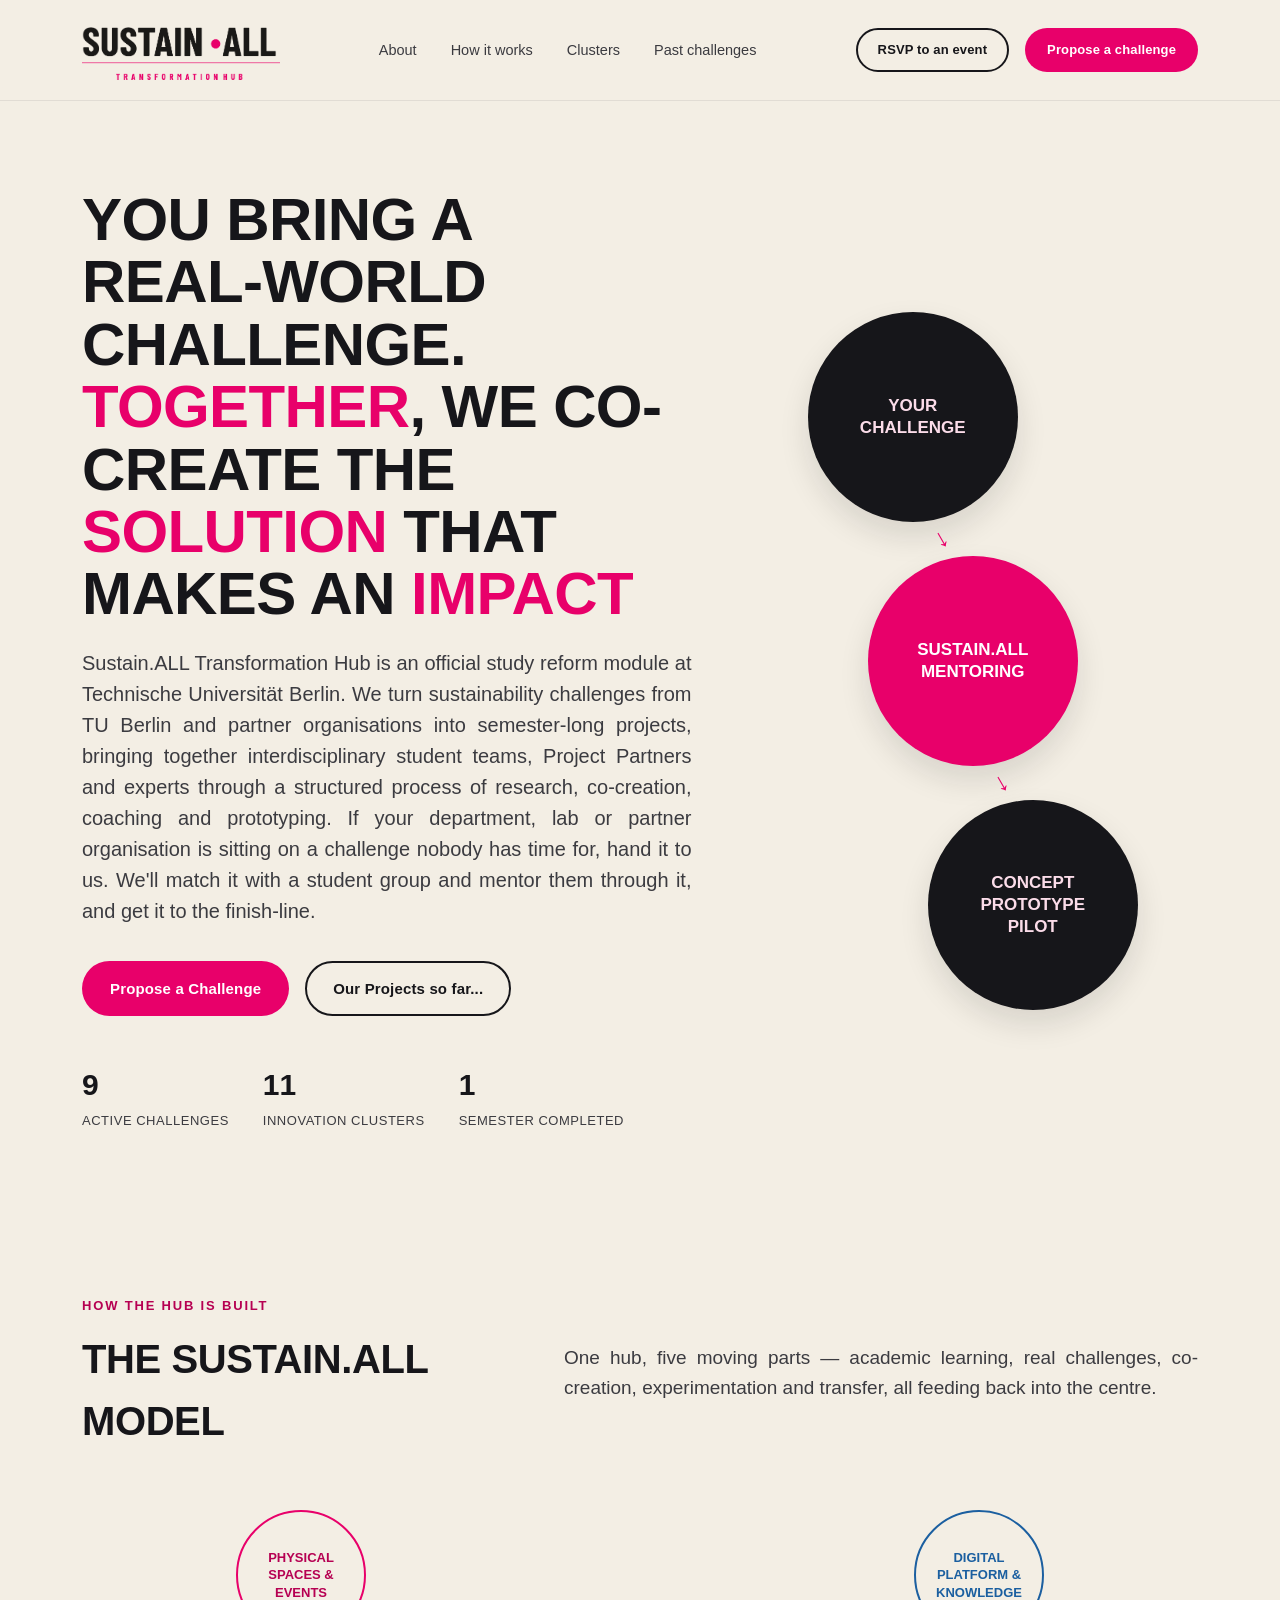
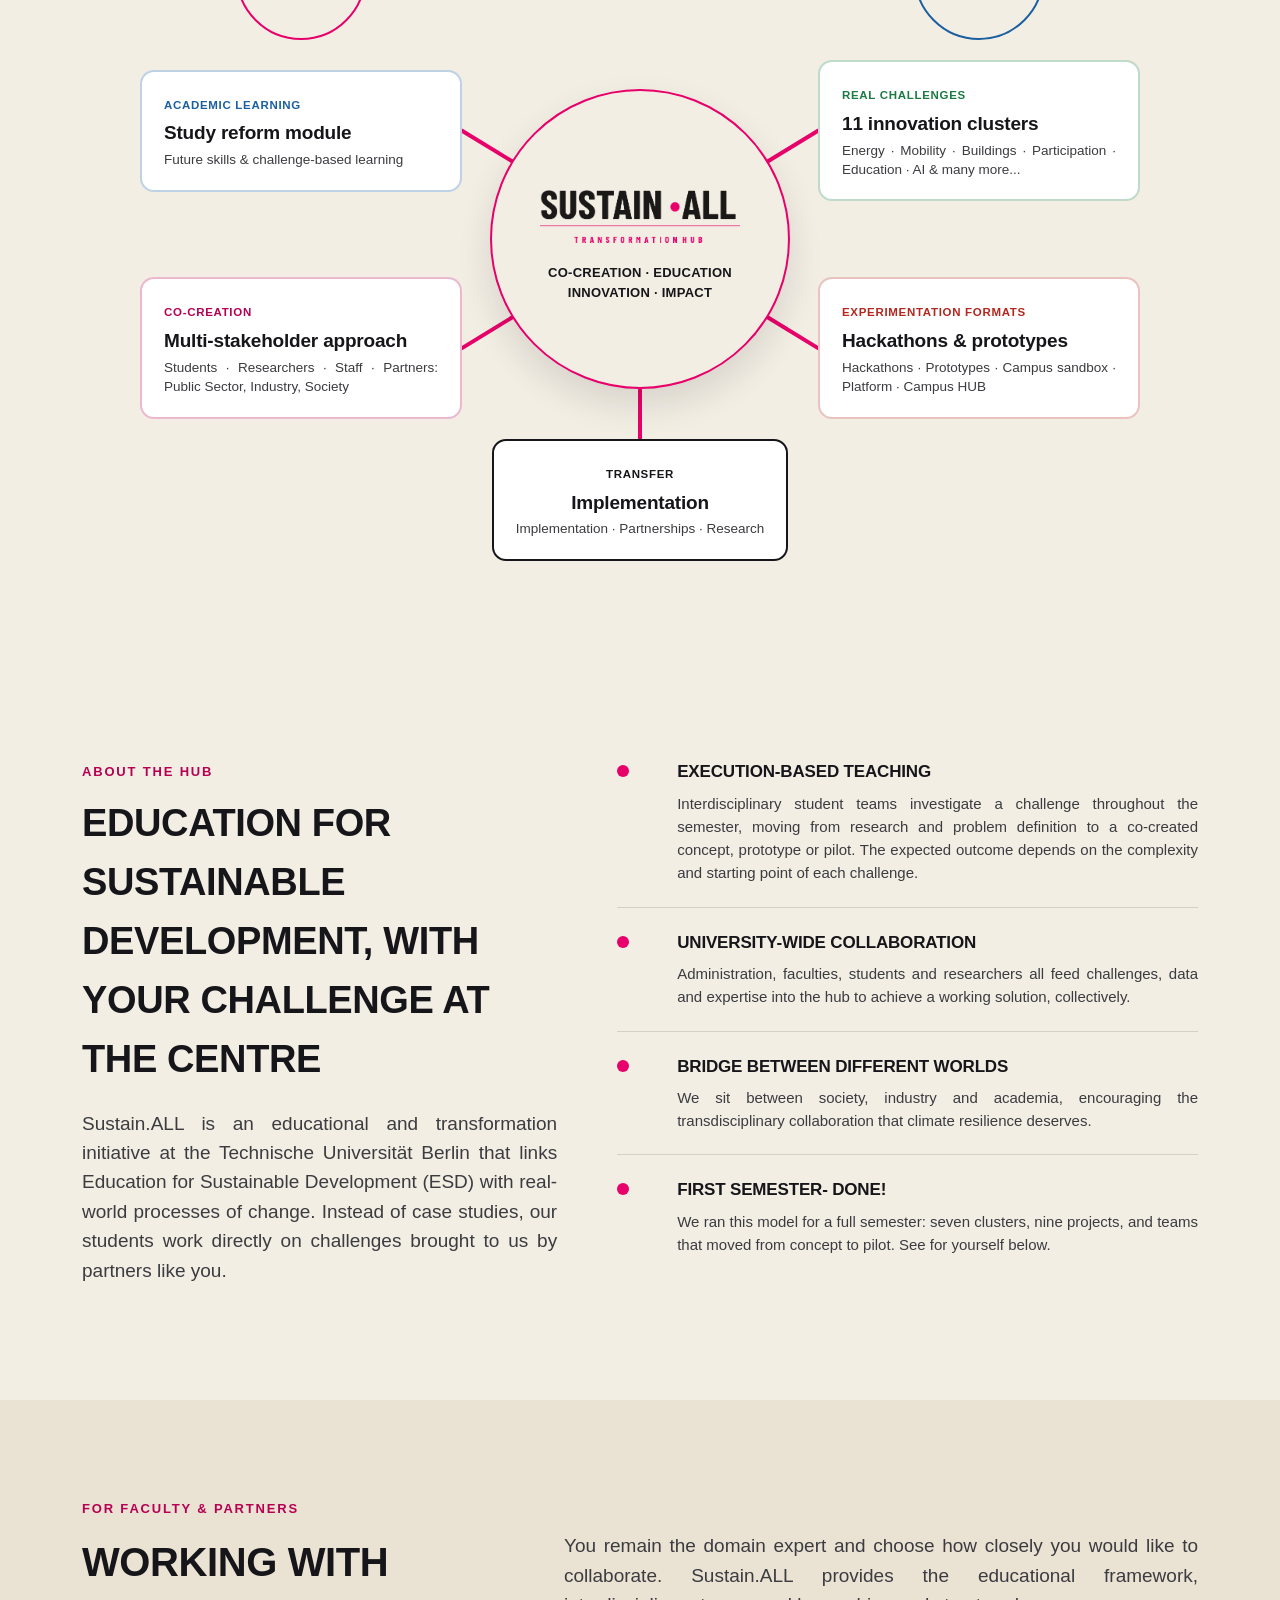
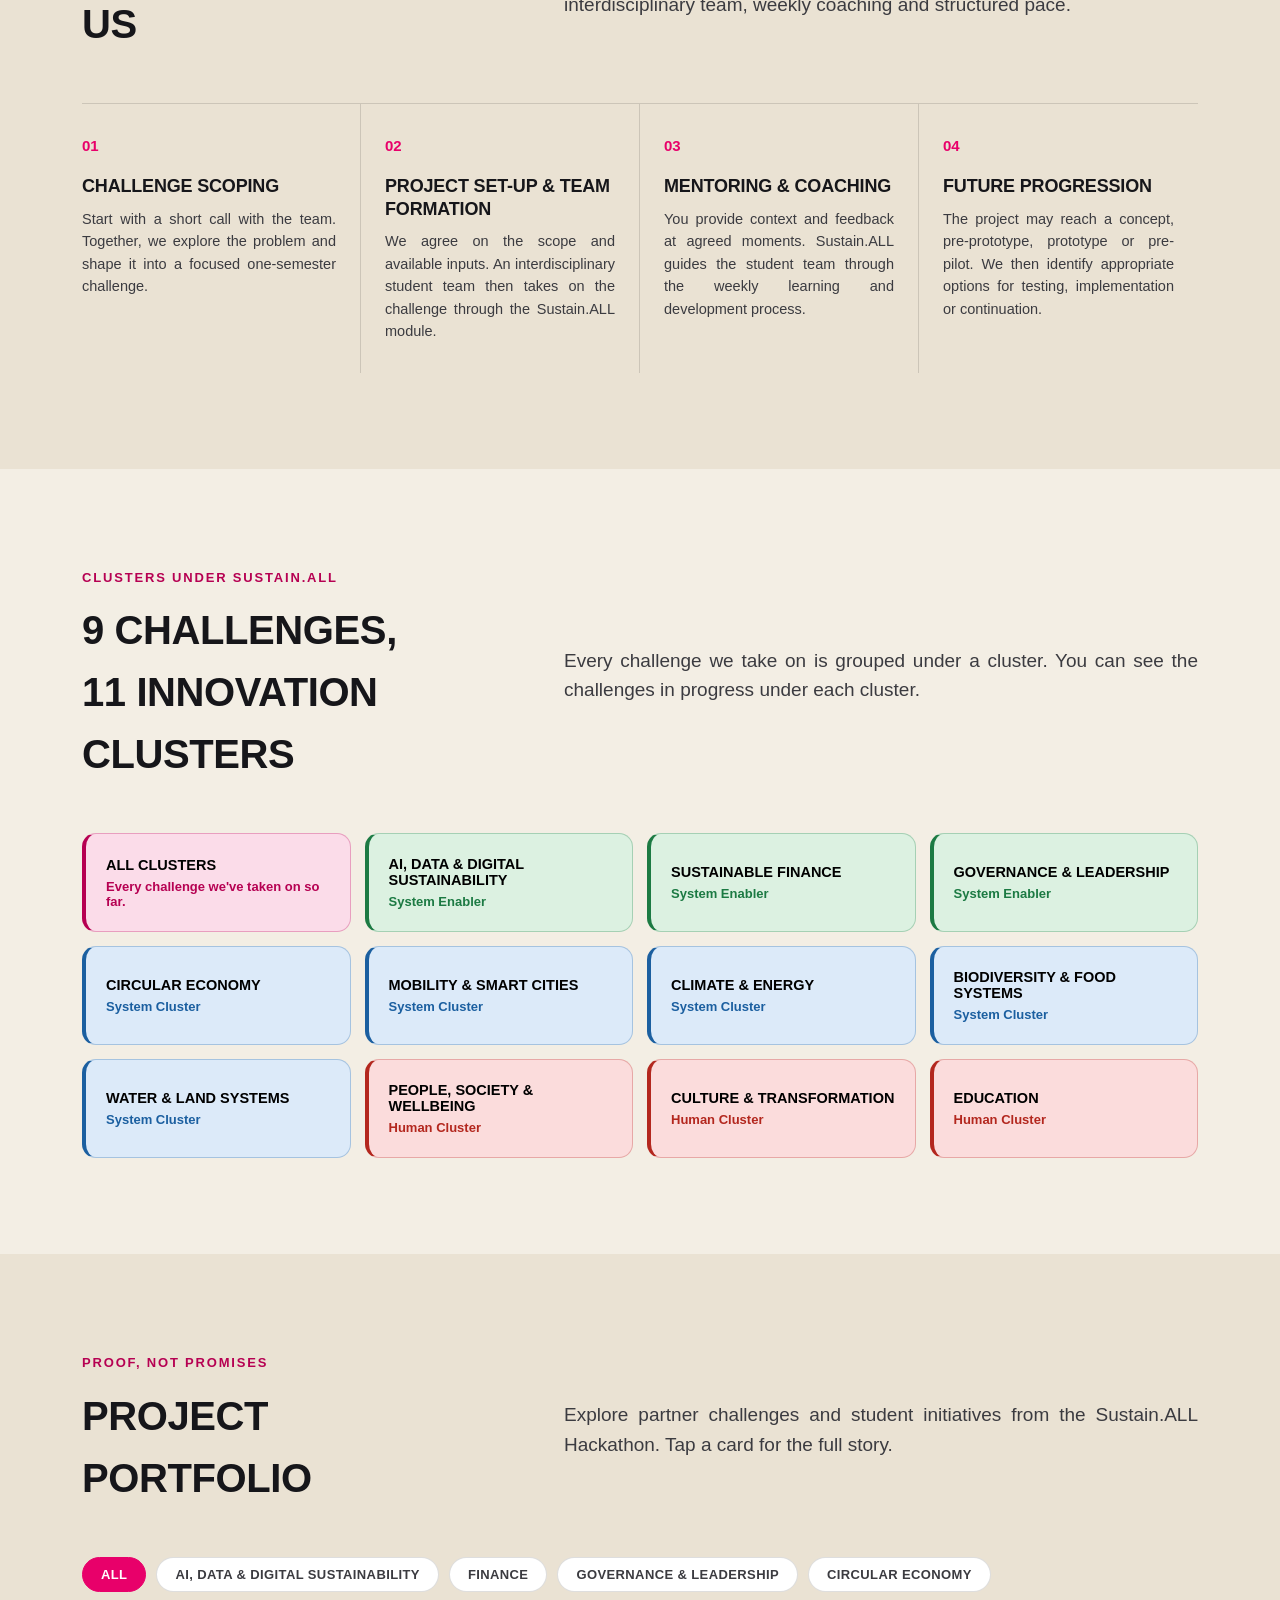
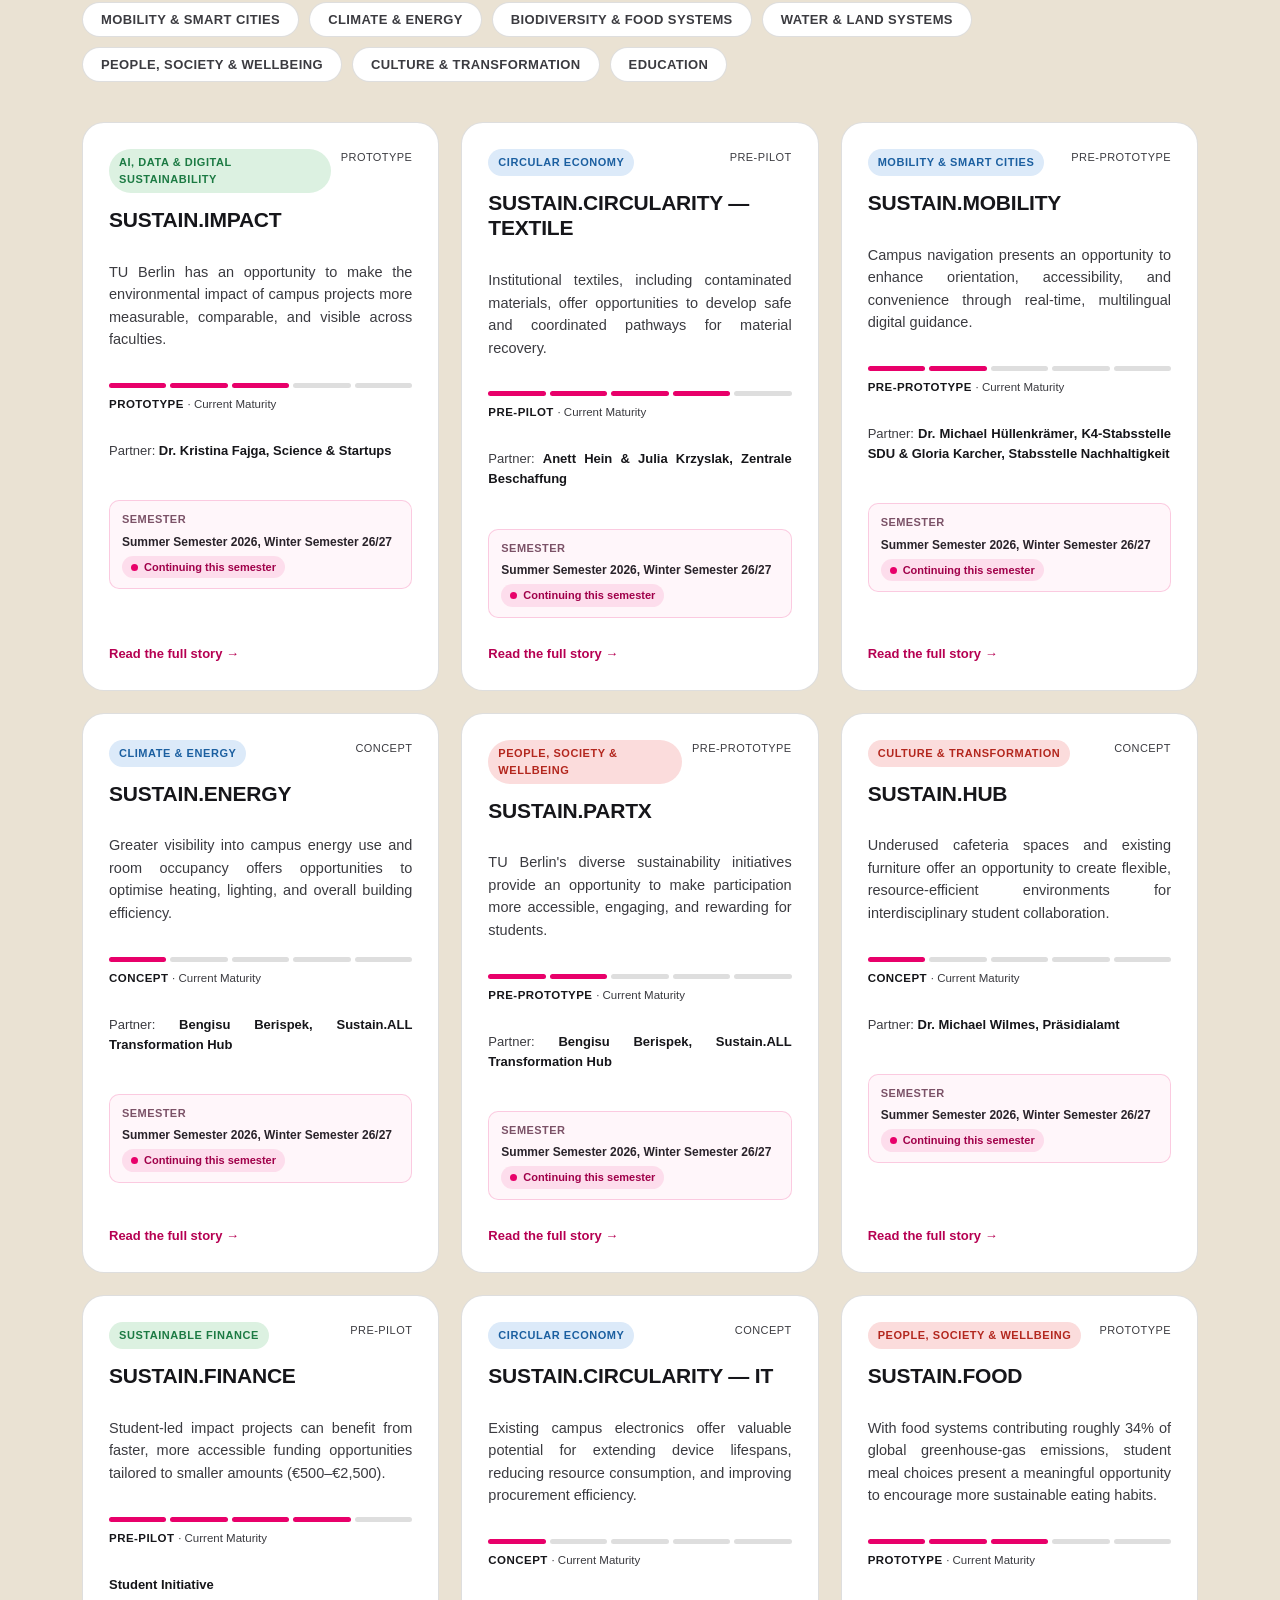
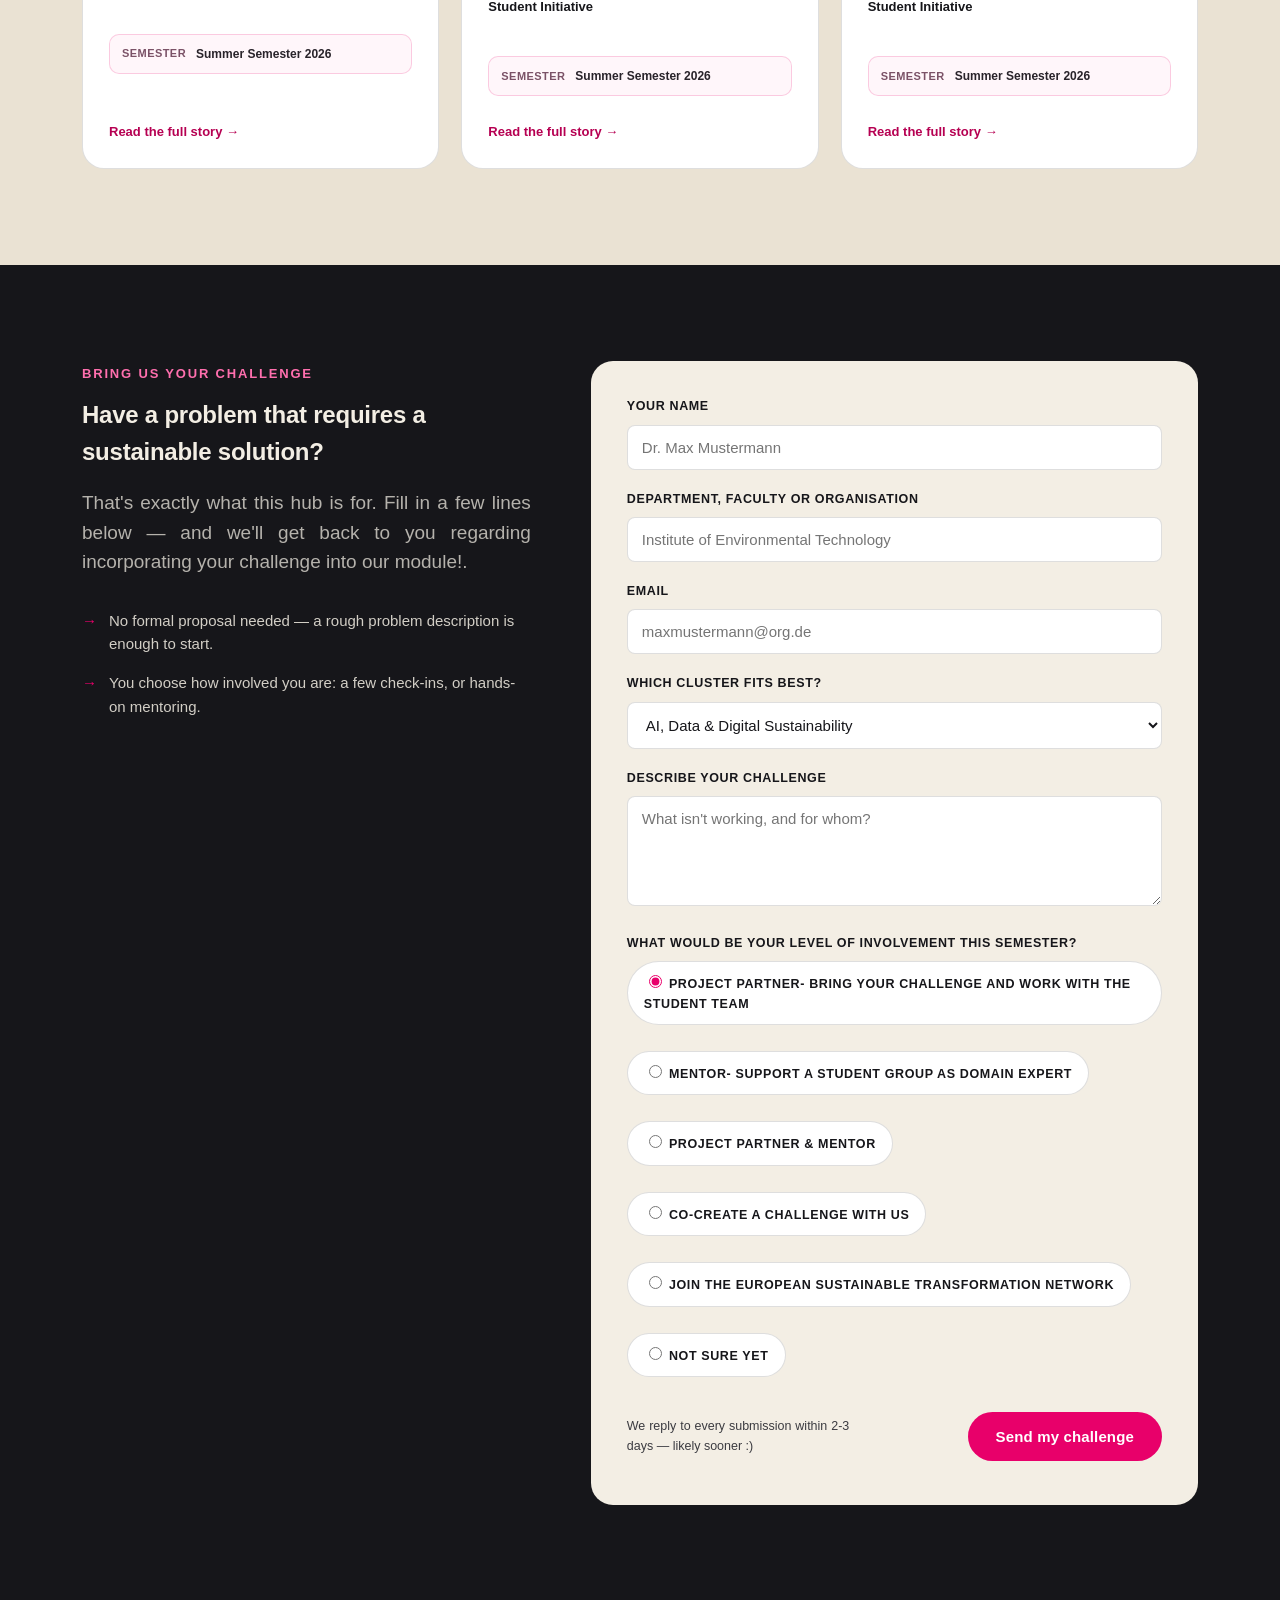
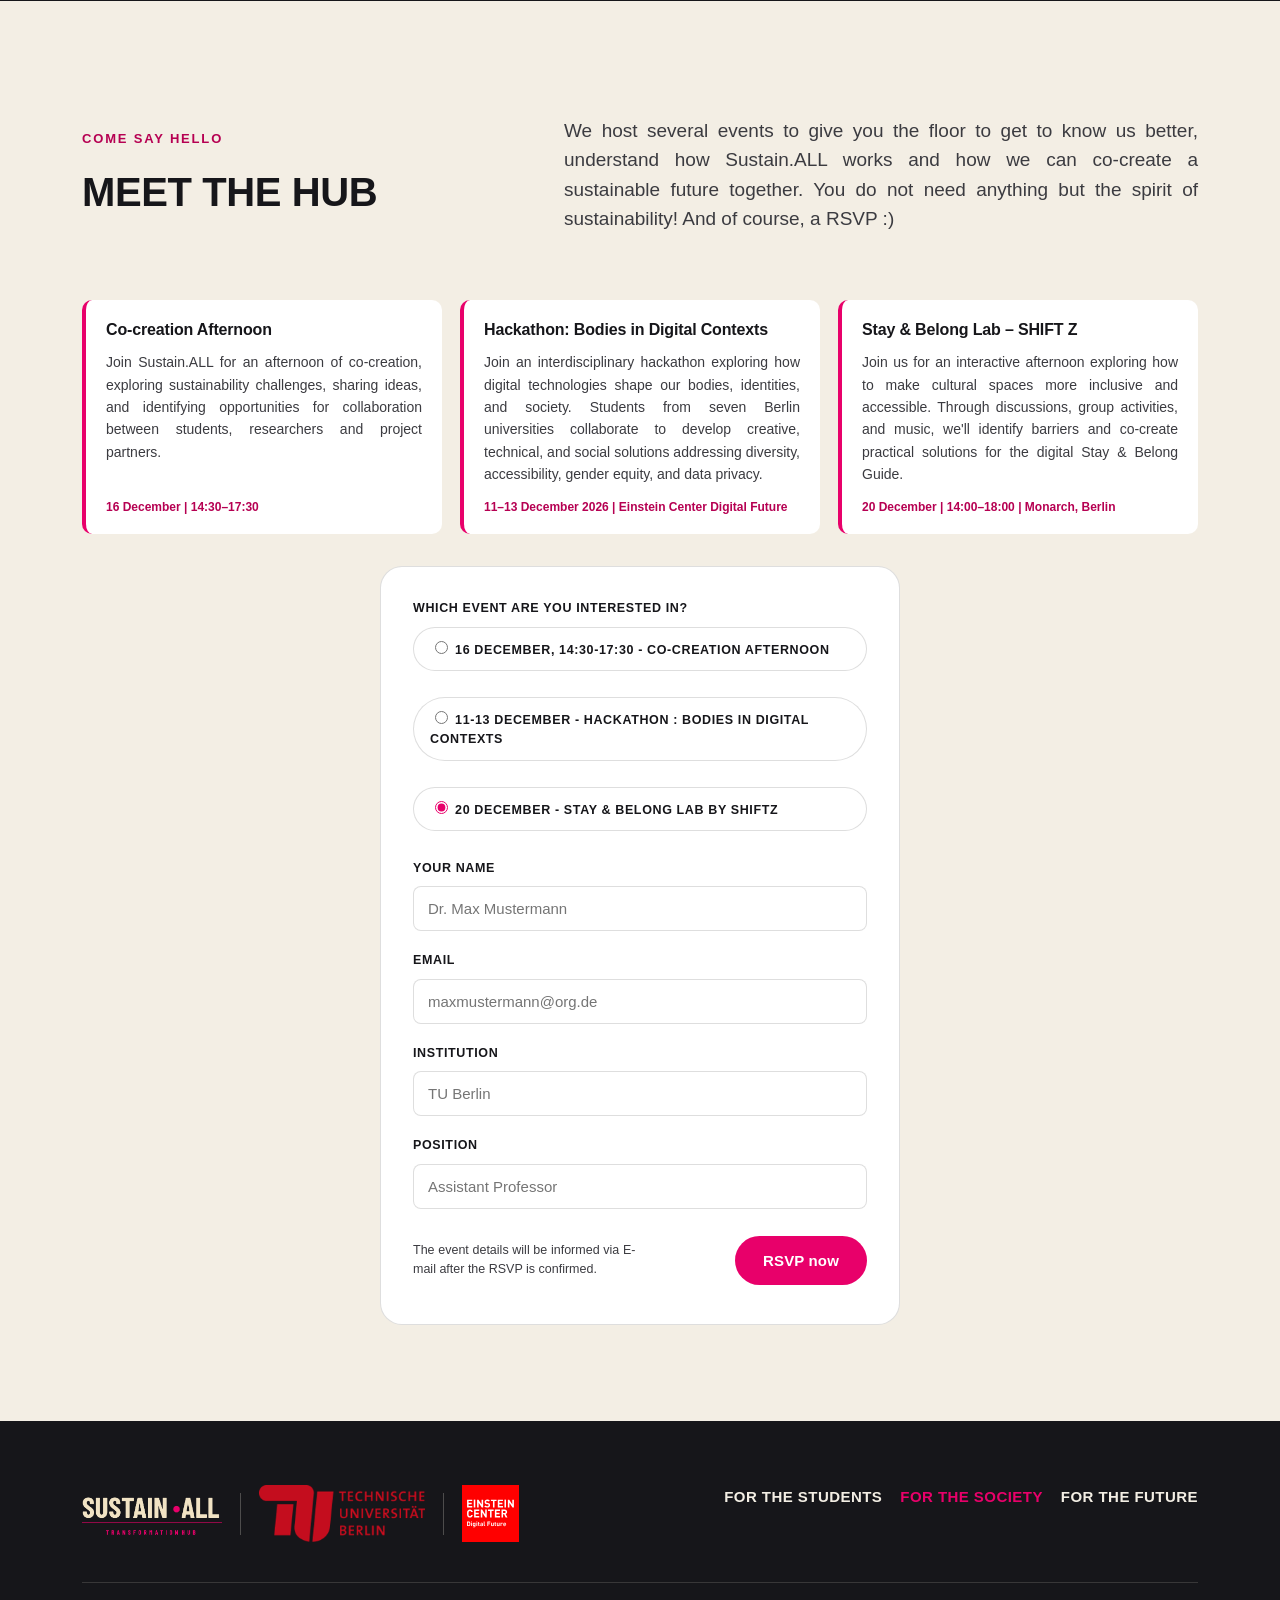
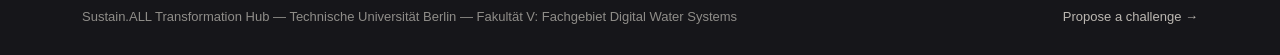
<file: index.html>
<!DOCTYPE html>
<html lang="en">
<head>
<meta charset="UTF-8">
<meta name="viewport" content="width=device-width, initial-scale=1.0">
<title>Sustain.ALL — Bring Us Your Challenge | TU Berlin Transformation Hub</title>
<meta name="description" content="Sustain.ALL Transformation Hub invites TU Berlin faculty, administration and partners to submit real sustainability challenges and mentor interdisciplinary student teams from concept to pilot.">
<link rel="icon" href="data:,">
<link rel="stylesheet" href="styles.css">
<style>
/* Portfolio semester metadata — works with the existing styles.css card styles. */
.pcard-semester {
  display: flex;
  flex-wrap: wrap;
  align-items: center;
  gap: 5px 10px;
  margin: 12px 0;
  padding: 10px 12px;
  border: 1px solid rgba(232, 0, 106, .18);
  border-radius: 10px;
  background: rgba(232, 0, 106, .035);
  font-size: 12px;
  line-height: 1.5;
}
.pcard-semester-title {
  color: #7b5267;
  font-size: 11px;
  font-weight: 700;
  letter-spacing: .04em;
  text-transform: uppercase;
}
.pcard-semester-value { color: #29232a; font-weight: 600; }
.pcard-continuing {
  display: inline-flex;
  align-items: center;
  gap: 6px;
  padding: 3px 9px;
  border-radius: 99px;
  background: rgba(232, 0, 106, .10);
  color: #a0004a;
  font-size: 11px;
  font-weight: 700;
}
.pcard-continuing::before {
  content: "";
  width: 7px;
  height: 7px;
  flex: 0 0 7px;
  border-radius: 50%;
  background: #e8006a;
}
.portfolio-order-note {
  margin: 0 0 17px;
  color: #70636c;
  font-size: 13px;
}
</style>
</head>
<!-- EVENTS SWITCH: while "events-hidden" is here, the RSVP nav button and the Events/RSVP section are hidden.
     To show them again, delete the word  events-hidden  (leave class="" empty or remove the class attribute). -->
<body>

<nav class="nav" id="nav">
  <div class="nav-inner">
    <a href="#top" class="nav-logo">
      <img src="sustain-all-logo.png" alt="Sustain.ALL Transformation Hub">
    </a>
    <ul class="nav-links">
      <li><a href="#about">About</a></li>
      <li><a href="#how">How it works</a></li>
      <li><a href="#clusters">Clusters</a></li>
      <li><a href="#challenges">Past challenges</a></li>
    </ul>
    <div class="nav-cta">
      <a href="#events" class="btn btn-ghost events-only" style="padding:10px 20px; font-size:13px;">RSVP to an event</a>
      <a href="#propose" class="btn btn-primary" style="padding:10px 20px; font-size:13px;">Propose a challenge</a>
    </div>
    <button class="nav-toggle" id="navToggle" aria-label="Toggle menu">
      <span></span><span></span><span></span>
    </button>
  </div>
</nav>

<main id="top">

  <!-- HERO -->
  <header class="hero">
    <div class="wrap hero-grid">
      <div>
        <h1>You bring a<br>real-world challenge.<br><span class="hl">Together</span>, we co-create the <span class="hl">solution</span> that makes an <span class="hl">impact</span></h1>
        <p class="lede">Sustain.ALL Transformation Hub is an official study reform module at Technische Universität Berlin. We turn sustainability challenges from TU Berlin and partner organisations into semester-long projects, bringing together interdisciplinary student teams, Project Partners and experts through a structured process of research, co-creation, coaching and prototyping. If your department, lab or partner organisation is sitting on a challenge nobody has time for, hand it to us. We'll match it with a student group and mentor them through it, and get it to the finish-line.</p>
        <div class="hero-actions">
          <a href="#propose" class="btn btn-primary">Propose a Challenge</a>
          <a href="#challenges" class="btn btn-ghost">Our Projects so far...</a>
        </div>
        <div class="hero-stats">
          <div class="hero-stat"><b>9</b><span>Active challenges</span></div>
          <div class="hero-stat"><b>11</b><span>Innovation clusters</span></div>
          <div class="hero-stat"><b>1</b><span>Semester completed</span></div>
        </div>
      </div>
      <div class="hero-art" aria-hidden="true">
        <div class="flow">
          <div class="flow-node flow-node--dark">Your<br>Challenge</div>
          <div class="flow-arrow">→</div>
          <div class="flow-node flow-node--magenta">Sustain.ALL<br>Mentoring</div>
          <div class="flow-arrow">→</div>
          <div class="flow-node flow-node--dark">Concept<br>Prototype<br>Pilot</div>
        </div>
      </div>
    </div>
  </header>

  <!-- MODEL DIAGRAM -->
  <section class="section" id="model">
    <div class="wrap">
      <div class="section-head">
        <div>
          <span class="eyebrow">How the hub is built</span>
          <h2>The Sustain.ALL model</h2>
        </div>
        <p class="lede">One hub, five moving parts — academic learning, real challenges, co-creation, experimentation and transfer, all feeding back into the centre.</p>
      </div>

      <div class="model-diagram">
        <svg class="model-arrows" id="modelArrows" fill="none" xmlns="http://www.w3.org/2000/svg" aria-hidden="true">
          <path class="arrow-line" data-to="academic" stroke="#E8006A" stroke-width="4" stroke-linecap="round" fill="none"/>
          <path class="arrow-line" data-to="challenges" stroke="#E8006A" stroke-width="4" stroke-linecap="round" fill="none"/>
          <path class="arrow-line" data-to="cocreation" stroke="#E8006A" stroke-width="4" stroke-linecap="round" fill="none"/>
          <path class="arrow-line" data-to="experiment" stroke="#E8006A" stroke-width="4" stroke-linecap="round" fill="none"/>
          <path class="arrow-line" data-to="transfer" stroke="#E8006A" stroke-width="4" stroke-linecap="round" fill="none"/>
        </svg>

        <div class="model-badge model-badge--pink" style="grid-area: badge-l;">Physical<br>spaces &amp; events</div>
        <div class="model-badge model-badge--blue" style="grid-area: badge-r;">Digital<br>platform &amp; knowledge</div>

        <div class="model-card model-card--academic" style="grid-area: card-tl;">
          <span class="model-eyebrow">Academic Learning</span>
          <h3>Study reform module</h3>
          <p>Future skills &amp; challenge-based learning</p>
        </div>

        <div class="model-card model-card--challenges" style="grid-area: card-tr;">
          <span class="model-eyebrow">Real Challenges</span>
          <h3>11 innovation clusters</h3>
          <p>Energy · Mobility · Buildings · Participation · Education · AI & many more...</p>
        </div>

        <div class="model-card model-card--cocreation" style="grid-area: card-bl;">
          <span class="model-eyebrow">Co-Creation</span>
          <h3>Multi-stakeholder approach</h3>
          <p>Students · Researchers · Staff · Partners: Public Sector, Industry, Society</p>
        </div>

        <div class="model-card model-card--experiment" style="grid-area: card-br;">
          <span class="model-eyebrow">Experimentation Formats</span>
          <h3>Hackathons &amp; prototypes</h3>
          <p>Hackathons · Prototypes · Campus sandbox · Platform · Campus HUB</p>
        </div>

        <div class="model-hub" style="grid-area: hub;">
          <img src="sustain-all-logo.png" alt="Sustain.ALL Transformation Hub">
          <span>Co-Creation · Education<br>Innovation · Impact</span>
        </div>

        <div class="model-card model-card--transfer" style="grid-area: transfer;">
          <span class="model-eyebrow">Transfer</span>
          <h3>Implementation</h3>
          <p>Implementation · Partnerships · Research</p>
        </div>
      </div>
    </div>
  </section>

  <!-- ABOUT -->
  <section class="section" id="about">
    <div class="wrap about-grid">
      <div>
        <span class="eyebrow">About the hub</span>
        <h2 style="margin-top:10px; font-size:clamp(28px,3.4vw,38px); text-transform:uppercase; max-width:20ch;">Education for sustainable development, with your challenge at the centre</h2>
        <p class="lede" style="margin-top:20px;">Sustain.ALL is an educational and transformation initiative at the Technische Universität Berlin that links Education for Sustainable Development (ESD) with real-world processes of change. Instead of case studies, our students work directly on challenges brought to us by partners like you.</p>
      </div>
      <div class="about-points">
        <div class="about-point">
          <span class="dot"></span>
          <div>
            <h4>Execution-based Teaching</h4>
            <p>Interdisciplinary student teams investigate a challenge throughout the semester, moving from research and problem definition to a co-created concept, prototype or pilot. The expected outcome depends on the complexity and starting point of each challenge.</p>
          </div>
        </div>
        <div class="about-point">
          <span class="dot"></span>
          <div>
            <h4>University-wide Collaboration</h4>
            <p>Administration, faculties, students and researchers all feed challenges, data and expertise into the hub to achieve a working solution, collectively.</p>
          </div>
        </div>
        <div class="about-point">
          <span class="dot"></span>
          <div>
            <h4>Bridge between different worlds</h4>
            <p>We sit between society, industry and academia, encouraging the transdisciplinary collaboration that climate resilience deserves.</p>
          </div>
        </div>
        <div class="about-point">
          <span class="dot"></span>
          <div>
            <h4>First Semester- DONE!</h4>
            <p>We ran this model for a full semester: seven clusters, nine projects, and teams that moved from concept to pilot. See for yourself below.</p>
          </div>
        </div>
      </div>
    </div>
  </section>

  <!-- HOW IT WORKS -->
  <section class="section section-alt" id="how">
    <div class="wrap">
      <div class="section-head">
        <div>
          <span class="eyebrow">For Faculty & Partners</span>
          <h2>Working with us</h2>
        </div>
        <p class="lede"> You remain the domain expert and choose how closely you would like to collaborate. Sustain.ALL provides the educational framework, interdisciplinary team, weekly coaching and structured pace.</p>
      </div>
      <div class="steps">
        <div class="step">
          <span class="num">01</span>
          <h4>Challenge Scoping</h4>
          <p>Start with a short call with the team. Together, we explore the problem and shape it into a focused one-semester challenge.</p>
        </div>
        <div class="step">
          <span class="num">02</span>
          <h4>Project Set-up & Team Formation</h4>
          <p>We agree on the scope and available inputs. An interdisciplinary student team then takes on the challenge through the Sustain.ALL module. </p>
        </div>
        <div class="step">
          <span class="num">03</span>
          <h4>Mentoring & Coaching</h4>
          <p>You provide context and feedback at agreed moments. Sustain.ALL guides the student team through the weekly learning and development process.</p>
        </div>
        <div class="step">
          <span class="num">04</span>
          <h4>Future Progression</h4>
          <p>The project may reach a concept, pre-prototype, prototype or pre-pilot. We then identify appropriate options for testing, implementation or continuation.</p>
        </div>
      </div>
    </div>
  </section>

  <!-- CLUSTERS -->
  <section class="section" id="clusters">
    <div class="wrap">
      <div class="section-head">
        <div>
          <span class="eyebrow">Clusters under Sustain.ALL</span>
          <h2>9 Challenges, 11 Innovation Clusters</h2>
        </div>
        <p class="lede">Every challenge we take on is grouped under a cluster. You can see the challenges in progress under each cluster.</p>
      </div>
      <div class="cluster-grid" id="clusterGrid">
        <button class="cluster-chip" data-cluster="all" data-category="all">
          <span class="cluster-name">All clusters</span>
          <span class="cluster-desc">Every challenge we've taken on so far.</span>
        </button>
        <button class="cluster-chip" data-cluster="AI, Data & Digital Sustainability" data-category="enabler">
          <span class="cluster-name">AI, Data & Digital Sustainability</span>
          <span class="cluster-desc">System Enabler</span>
        </button>
        <button class="cluster-chip" data-cluster="Sustainable Finance" data-category="enabler">
          <span class="cluster-name">Sustainable Finance</span>
          <span class="cluster-desc">System Enabler</span>
        </button>
        <button class="cluster-chip" data-cluster="Governance & Leadership" data-category="enabler">
          <span class="cluster-name">Governance & Leadership</span>
          <span class="cluster-desc">System Enabler</span>
        </button>
        <button class="cluster-chip" data-cluster="Circular Economy" data-category="cluster">
          <span class="cluster-name">Circular Economy</span>
          <span class="cluster-desc">System Cluster</span>
        </button>
        <button class="cluster-chip" data-cluster="Mobility & Smart Cities" data-category="cluster">
          <span class="cluster-name">Mobility & Smart Cities</span>
          <span class="cluster-desc">System Cluster</span>
        </button>
        <button class="cluster-chip" data-cluster="Climate & Energy" data-category="cluster">
          <span class="cluster-name">Climate & Energy</span>
          <span class="cluster-desc">System Cluster</span>
        </button>
        <button class="cluster-chip" data-cluster="Biodiversity & Food Systems" data-category="cluster">
          <span class="cluster-name">Biodiversity & Food Systems</span>
          <span class="cluster-desc">System Cluster</span>
        </button>
        <button class="cluster-chip" data-cluster="Water & Land Systems" data-category="cluster">
          <span class="cluster-name">Water & Land Systems</span>
          <span class="cluster-desc">System Cluster</span>
        </button>
        <button class="cluster-chip" data-cluster="People, Society & Wellbeing" data-category="human">
          <span class="cluster-name">People, Society & Wellbeing</span>
          <span class="cluster-desc">Human Cluster</span>
        </button>
        <button class="cluster-chip" data-cluster="Culture & Transformation" data-category="human">
          <span class="cluster-name">Culture & Transformation</span>
          <span class="cluster-desc">Human Cluster</span>
        </button>
        <button class="cluster-chip" data-cluster="Education" data-category="human">
          <span class="cluster-name">Education</span>
          <span class="cluster-desc">Human Cluster</span>
        </button>
      </div>
    </div>
  </section>

  <!-- PORTFOLIO / PAST CHALLENGES -->
  <section class="section section-alt" id="challenges">
    <div class="wrap">
      <div class="section-head">
        <div>
          <span class="eyebrow">Proof, not promises</span>
          <h2>Project Portfolio</h2>
        </div>
        <p class="lede">Explore partner challenges and student initiatives from the Sustain.ALL Hackathon. Tap a card for the full story.</p>
      </div>

      <div class="filter-row" id="filterRow">
        <button class="filter-btn active" data-filter="all">All</button>
        <button class="filter-btn" data-filter="AI, Data & Digital Sustainability">AI, Data & Digital Sustainability</button>
        <button class="filter-btn" data-filter="Sustainable Finance">Finance</button>
        <button class="filter-btn" data-filter="Governance & Leadership">Governance & Leadership</button>
        <button class="filter-btn" data-filter="Circular Economy">Circular Economy</button>
        <button class="filter-btn" data-filter="Mobility & Smart Cities">Mobility & Smart Cities</button>
        <button class="filter-btn" data-filter="Climate & Energy">Climate & Energy</button>
        <button class="filter-btn" data-filter="Biodiversity & Food Systems">Biodiversity & Food Systems</button>
        <button class="filter-btn" data-filter="Water & Land Systems">Water & Land Systems</button>
        <button class="filter-btn" data-filter="People, Society & Wellbeing">People, Society & Wellbeing</button>
        <button class="filter-btn" data-filter="Culture & Transformation">Culture & Transformation</button>
        <button class="filter-btn" data-filter="Education">Education</button>
      </div>

      <p class="portfolio-order-note"></p>
      <div class="card-grid" id="cardGrid"><!-- cards injected by script.js --></div>
    </div>
  </section>

  <!-- CTA / PROPOSE FORM -->
  <section class="section section-dark" id="propose">
    <div class="wrap cta-wrap">
      <div class="cta-copy">
        <span class="eyebrow" style="color:#FF6FAE;">Bring us your challenge</span>
        <h2 style="margin-top:10px;">Have a problem that requires a sustainable solution?</h2>
        <p class="lede" style="margin-top:18px;">That's exactly what this hub is for. Fill in a few lines below — and we'll get back to you regarding incorporating your challenge into our module!.</p>
        <ul class="cta-list">
          <li>No formal proposal needed — a rough problem description is enough to start.</li>
          <li>You choose how involved you are: a few check-ins, or hands-on mentoring.</li>
        </ul>
      </div>

      <div class="form-card">
       <form name="challenge-proposal" id="proposeForm">
          <p style="position:absolute; left:-9999px;" aria-hidden="true"><label>Don't fill this out: <input name="bot-field" tabindex="-1" autocomplete="off"></label></p>
          <div class="field">
            <label for="name">Your name</label>
            <input type="text" id="name" name="name" required placeholder="Dr. Max Mustermann">
          </div>
          <div class="field">
            <label for="org">Department, faculty or organisation</label>
            <input type="text" id="org" name="org" required placeholder="Institute of Environmental Technology">
          </div>
          <div class="field">
            <label for="email">Email</label>
            <input type="email" id="email" name="email" required placeholder="maxmustermann@org.de">
          </div>
          <div class="field">
            <label for="cluster">Which cluster fits best?</label>
            <select id="cluster" name="cluster">
              <option>AI, Data & Digital Sustainability</option>
              <option>Sustainable Finance</option>
              <option>Governance & Leadership</option>
              <option>Circular Economy</option>
              <option>Mobility & Smart Cities</option>
              <option>Climate & Energy</option>
              <option>Biodiversity & Food Systems</option>
              <option>Water & Land Systems</option>
              <option>People, Society & Wellbeing</option>
              <option>Culture & Transformation</option>
              <option>Education</option>
              <option>Not sure yet</option>
            </select>
          </div>
          <div class="field">
            <label for="challenge">Describe your challenge</label>
            <textarea id="challenge" name="challenge" required placeholder="What isn't working, and for whom?"></textarea>
          </div>
          <div class="field">
            <label>What would be your level of involvement this semester?</label>
            <div class="radio-row">
              <label class="radio-opt"><input type="radio" name="mentor" value="Project Partner" checked> Project Partner- Bring your challenge and work with the student team</label>
              <label class="radio-opt"><input type="radio" name="mentor" value="Mentor"> Mentor- Support a student group as domain expert</label>
              <label class="radio-opt"><input type="radio" name="mentor" value="Project Partner & Mentor"> Project Partner & Mentor</label>
              <label class="radio-opt"><input type="radio" name="mentor" value="Co-create"> Co-create a challenge with us</label>
              <label class="radio-opt"><input type="radio" name="mentor" value="European Network"> Join the European Sustainable Transformation Network</label>
              <label class="radio-opt"><input type="radio" name="mentor" value="Unsure"> Not sure yet</label>
            </div>
          </div>

          <div class="form-foot">
            <p class="form-note">We reply to every submission within 2-3 days — likely sooner :)</p>
            <button type="submit" class="btn btn-primary">Send my challenge</button>
          </div>
        </form>
        <div class="form-success" id="formSuccess">Thanks — your challenge is in. We'll be in touch shortly.</div>
      </div>
    </div>
  </section>

  <!-- EVENTS / RSVP -->
  <section class="section events-only" id="events">
    <div class="wrap">
      <div class="section-head">
        <div>
          <span class="eyebrow">Come say hello</span>
          <h2>Meet the hub</h2>
        </div>
        <p class="lede">We host several events to give you the floor to get to know us better, understand how Sustain.ALL works and how we can co-create a sustainable future together. You do not need anything but the spirit of sustainability! And of course, a RSVP :)</p>
      </div>

      <div class="event-descriptions" aria-label="Upcoming event details">
        <article class="event-description">
          <h4>Co-creation Afternoon</h4>
          <p>
            Join Sustain.ALL for an afternoon of co-creation,
            exploring sustainability challenges, sharing ideas,
            and identifying opportunities for collaboration
            between students, researchers and project partners.
          </p>
          <span>16 December | 14:30–17:30</span>
        </article>

        <article class="event-description">
          <h4>Hackathon: Bodies in Digital Contexts</h4>
          <p>
            Join an interdisciplinary hackathon exploring how digital technologies shape our bodies,
            identities, and society. Students from seven Berlin universities collaborate to develop
            creative, technical, and social solutions addressing diversity, accessibility,
            gender equity, and data privacy.
          </p>
          <span>11–13 December 2026 | Einstein Center Digital Future</span>
        </article>

        <article class="event-description">
          <h4>Stay &amp; Belong Lab – SHIFT Z</h4>
          <p>
            Join us for an interactive afternoon exploring how to make cultural spaces more inclusive
            and accessible. Through discussions, group activities, and music, we'll identify barriers
            and co-create practical solutions for the digital Stay &amp; Belong Guide.
          </p>
          <span>20 December | 14:00–18:00 | Monarch, Berlin</span>
        </article>
      </div>

      <div class="event-card">
        <form name="event-rsvp" id="rsvpForm">
          <p style="position:absolute; left:-9999px;" aria-hidden="true"><label>Don't fill this out: <input name="bot-field" tabindex="-1" autocomplete="off"></label></p>
          <input type="hidden" name="formType" value="rsvp">

          <div class="field">
            <label>Which event are you interested in?</label>
            <div class="radio-row">
              <label class="radio-opt"><input type="radio" name="eventDate" value="2 December, 14:30-17:30 - Co-creation Day" checked> 16 December, 14:30-17:30 - Co-creation Afternoon</label>
              <label class="radio-opt"><input type="radio" name="eventDate" value="11-13 December - Hackathon : Bodies in Digital Contexts" checked> 11-13 December - Hackathon : Bodies in Digital Contexts</label>
              <label class="radio-opt"><input type="radio" name="eventDate" value="20 December - Stay & Belong Lab by SHIFTZ" checked > 20 December - Stay & Belong Lab by SHIFTZ </label>
            </div>
          </div>

          <div class="field">
            <label for="rsvpName">Your name</label>
            <input type="text" id="rsvpName" name="name" required placeholder="Dr. Max Mustermann">
          </div>
          <div class="field">
            <label for="rsvpEmail">Email</label>
            <input type="email" id="rsvpEmail" name="email" required placeholder="maxmustermann@org.de">
          </div>
          <div class="field">
            <label for="rsvpFirm">Institution</label>
            <input type="text" id="rsvpFirm" name="institution" required placeholder="TU Berlin">
          </div>
          <div class="field">
            <label for="rsvpPosition">Position</label>
            <input type="text" id="rsvpPosition" name="position" required placeholder="Assistant Professor">
          </div>

          <div class="form-foot">
            <p class="form-note">The event details will be informed via E-mail after the RSVP is confirmed.</p>
            <button type="submit" class="btn btn-primary">RSVP now</button>
          </div>
        </form>
        <div class="form-success" id="rsvpSuccess">Thanks — you're on the list. See you there!</div>
      </div>
    </div>
  </section>

</main>

<footer class="footer">
  <div class="wrap">
    <div class="footer-top">
      <div class="footer-logos">
        <img src="sustain-all-logo-footer.png" alt="Sustain.ALL Transformation Hub" style="height:51px;">
        <div class="footer-divider"></div>
        <img class="tu" src="tu-berlin-logo.png" alt="Technische Universität Berlin">
        <div class="footer-divider"></div>
        <img class="ecdf" src="ecdf-logo.svg" alt="Einstein Center Digital Future">
      </div>
      <div class="footer-tagline">
        <span>For the students</span><span>For the society</span><span>For the future</span>
      </div>
    </div>
    <div class="footer-bottom">
      <span>Sustain.ALL Transformation Hub — Technische Universität Berlin — Fakultät V: Fachgebiet Digital Water Systems </span>
      <a href="#propose">Propose a challenge →</a>
    </div>
  </div>
</footer>

<!-- MODAL -->
<div class="modal-overlay" id="modalOverlay">
  <div class="modal" id="modalContent" role="dialog" aria-modal="true"></div>
</div>

<script src="script.js"></script>
</body>
</html>
</file>
<file: styles.css>
/* ============================================================
   SUSTAIN.ALL — Partner & Mentor site
   Brand tokens pulled from the Sustain.ALL Project Directory:
   cream field, ink black, and the logo's exact magenta dot.
   ============================================================ */

/* Arial is a system font — no @import needed */

:root{
  --cream:        #F3EEE4;
  --cream-deep:   #EAE2D3;
  --ink:          #16161A;
  --ink-soft:     #3B3B40;
  --magenta:      #E8006A;
  --magenta-deep: #B60052;
  --tu-red:       #C40D1E;
  --pink-tint:    #FBDCE9;
  --white:        #FFFFFF;
  --line:         rgba(22,22,26,0.14);
  --line-soft:    rgba(22,22,26,0.08);

  --display: Arial, Helvetica, sans-serif;
  --body:    Arial, Helvetica, sans-serif;

  --maxw: 1180px;
  --radius-lg: 22px;
  --radius-md: 14px;
  --radius-sm: 8px;

  /* cluster category colours */
  --enabler-tint:  #DCF1E1;
  --enabler-text:  #1C7A43;
  --enabler-line:  rgba(28,122,67,0.28);

  --cluster-tint:  #DCEAF9;
  --cluster-text:  #1B5FA0;
  --cluster-line:  rgba(27,95,160,0.28);

  --human-tint:    #FBDCDC;
  --human-text:    #B3271E;
  --human-line:    rgba(179,39,30,0.28);

  --all-tint:      #FBDCE9;
  --all-text:      #B60052;
  --all-line:      rgba(182,0,82,0.28);
}

*, *::before, *::after{ box-sizing: border-box; }

html{ scroll-behavior: smooth; }

@media (prefers-reduced-motion: reduce){
  html{ scroll-behavior: auto; }
  *, *::before, *::after{ animation-duration: 0.001ms !important; animation-iteration-count: 1 !important; transition-duration: 0.001ms !important; }
}

body{
  margin:0;
  background: var(--cream);
  color: var(--ink);
  font-family: var(--body);
  font-size: 16px;
  line-height: 1.55;
  -webkit-font-smoothing: antialiased;
}

img{ max-width:100%; display:block; }

a{ color:inherit; }

.wrap{
  max-width: var(--maxw);
  margin: 0 auto;
  padding: 0 32px;
}

section{ position: relative; }

h1,h2,h3,h4{
  font-family: var(--display);
  margin: 0;
  color: var(--ink);
  letter-spacing: -0.01em;
}

.eyebrow{
  font-family: var(--display);
  font-weight: 600;
  font-size: 13px;
  letter-spacing: 0.14em;
  color: var(--magenta-deep);
  text-transform: uppercase;
}

.lede{
  font-size: 19px;
  color: var(--ink-soft);
  max-width: 60ch;
}

.btn{
  display: inline-flex;
  align-items: center;
  gap: 8px;
  font-family: var(--display);
  font-weight: 600;
  font-size: 15px;
  letter-spacing: 0.01em;
  padding: 14px 26px;
  border-radius: 999px;
  border: 2px solid transparent;
  cursor: pointer;
  text-decoration: none;
  transition: transform .18s ease, background .18s ease, color .18s ease, border-color .18s ease;
}
.btn:active{ transform: translateY(1px); }

.btn-primary{
  background: var(--magenta);
  color: var(--white);
}
.btn-primary:hover{ background: var(--magenta-deep); }

.btn-ghost{
  background: transparent;
  border-color: var(--ink);
  color: var(--ink);
}
.btn-ghost:hover{ background: var(--ink); color: var(--cream); }

.btn-dark{
  background: var(--ink);
  color: var(--pink-tint);
}
.btn-dark:hover{ background:#000; }

/* ---------------- NAV ---------------- */
.nav{
  position: sticky;
  top: 0;
  z-index: 50;
  background: rgba(243,238,228,0.9);
  backdrop-filter: blur(10px);
  border-bottom: 1px solid var(--line-soft);
}
.nav-inner{
  display: flex;
  align-items: center;
  justify-content: space-between;
  padding: 14px 32px;
  max-width: var(--maxw);
  margin: 0 auto;
}
.nav-logo{ display:flex; align-items:center; gap:14px; }
.nav-logo img{ height: 72px; width:auto; }
.nav-links{
  display:flex;
  align-items:center;
  gap: 30px;
  list-style:none;
  margin:0; padding:0;
  font-family: var(--display);
  font-weight: 500;
  font-size: 14.5px;
}
.nav-links a{
  text-decoration:none;
  color: var(--ink-soft);
  padding: 6px 2px;
  border-bottom: 2px solid transparent;
  transition: color .15s ease, border-color .15s ease;
}
.nav-links a:hover{ color: var(--ink); border-color: var(--magenta); }
.nav-cta{ display:flex; align-items:center; gap:16px; }
.nav-toggle{
  display:none;
  background:none; border:none; cursor:pointer;
  flex-direction:column; gap:5px; padding:6px;
}
.nav-toggle span{ width:24px; height:2px; background:var(--ink); display:block; }

/* ---------------- HERO ---------------- */
.hero{
  padding: 88px 0 64px;
  overflow: hidden;
}
.hero-grid{
  display:grid;
  grid-template-columns: 1.15fr 0.85fr;
  gap: 56px;
  align-items: center;
}
.hero h1{
  font-size: clamp(38px, 5vw, 60px);
  line-height: 1.04;
  font-weight: 700;
  text-transform: uppercase;
}
.hero h1 .hl{ color: var(--magenta); }
.hero .lede{ margin-top: 22px; font-size: 20px; }
.hero-actions{
  margin-top: 34px;
  display:flex;
  gap: 16px;
  flex-wrap: wrap;
}
.hero-stats{
  margin-top: 46px;
  display:flex;
  gap: 34px;
  flex-wrap: wrap;
}
.hero-stat b{
  display:block;
  font-family: var(--display);
  font-size: 30px;
  color: var(--ink);
}
.hero-stat span{
  font-size: 13px;
  letter-spacing: 0.04em;
  color: var(--ink-soft);
  text-transform: uppercase;
}
.hero-art{
  display: flex;
  align-items: center;
  justify-content: center;
  padding: 12px 0;
  width: 100%;
}
.hero-grid > *{ min-width: 0; }

/* the 3-node flow diagram: diagonal cascade on tablet/laptop/desktop */
.flow{
  display: flex;
  flex-direction: column;
  align-items: center;
  gap: 4px;
  width: 100%;
}
.flow-node{
  flex-shrink: 0;
  width: 210px;
  height: 210px;
  border-radius: 50%;
  display: flex;
  align-items: center;
  justify-content: center;
  text-align: center;
  padding: 0 22px;
  font-family: var(--display);
  font-weight: 600;
  font-size: 17px;
  line-height: 1.3;
  text-transform: uppercase;
  box-shadow: 0 14px 30px rgba(22, 22, 26, 0.12);
}
.flow-node--dark{ background: var(--ink); color: var(--pink-tint); }
.flow-node--magenta{ background: var(--magenta); color: var(--white); }
/* diagonal stagger: fixed, modest offsets — NOT flex-start/end, which spans
   the full column width and is why the circles ended up far apart. Using
   nth-of-type(1/3/5) here because the arrows are also <div>s and sit at
   positions 2 and 4 in the same sibling sequence — targeting (2) or (3)
   for a circle was landing on an arrow or the wrong circle entirely. */
.flow > .flow-node:nth-of-type(1){ transform: translateX(-60px); }
.flow > .flow-node:nth-of-type(3){ transform: translateX(0); }
.flow > .flow-node:nth-of-type(5){ transform: translateX(60px); }
.flow-arrow{
  font-family: var(--display);
  font-weight: 700;
  font-size: 26px;
  color: var(--magenta);
  line-height: 1;
  align-self: center;
}
/* each arrow nudged to the midpoint between the two circles it sits between */
.flow > .flow-arrow:nth-of-type(2){ transform: translateX(-30px) rotate(60deg); }
.flow > .flow-arrow:nth-of-type(4){ transform: translateX(30px) rotate(60deg); }

/* ---------------- SECTION SHELLS ---------------- */
.section{ padding: 96px 0; }
.section-alt{ background: var(--cream-deep); }
.section-dark{ background: var(--ink); color: var(--cream); }
.section-dark h2, .section-dark h3{ color: var(--cream); }
.section-dark .lede{ color: rgba(243,238,228,0.72); }

.section-head{
  display:flex;
  justify-content: space-between;
  align-items: center;
  gap: 24px;
  margin-bottom: 48px;
  flex-wrap: wrap;
}
.section-head h2{
  font-size: clamp(28px, 3.4vw, 40px);
  text-transform: uppercase;
  font-weight: 700;
  margin-top: 10px;
  max-width: 16ch;
}
.rule{
  border:0; height:1px;
  background: var(--line);
  margin: 0 0 40px;
}

/* ---------------- ABOUT ---------------- */
.about-grid{
  display:grid;
  grid-template-columns: 0.9fr 1.1fr;
  gap: 60px;
  align-items:start;
}
.about-points{
  display:grid;
  gap: 22px;
}
.about-point{
  display:grid;
  grid-template-columns: 44px 1fr;
  gap: 16px;
  padding-bottom: 22px;
  border-bottom: 1px solid var(--line);
}
.about-point:last-child{ border-bottom:none; }
.about-point .dot{
  width: 12px; height:12px; border-radius:50%;
  background: var(--magenta);
  margin-top: 6px;
}
.about-point h4{ font-size: 17px; text-transform: uppercase; margin-bottom:6px; }
.about-point p{ margin:0; color: var(--ink-soft); font-size:15px; }

/* ---------------- HOW IT WORKS ---------------- */
.steps{
  display:grid;
  grid-template-columns: repeat(4,1fr);
  gap: 0;
  border-top: 1px solid var(--line);
}
.step{
  padding: 30px 24px;
  border-right: 1px solid var(--line);
  position:relative;
}
.step:first-child{
  padding-left: 0;
}
.step:last-child{ border-right:none; }
.step .num{
  font-family: var(--display);
  font-size: 15px;
  color: var(--magenta);
  font-weight: 700;
  margin-bottom: 18px;
  display:block;
}
.step h4{
  font-size: 18px;
  text-transform: uppercase;
  margin-bottom: 10px;
  line-height:1.25;
}
.step p{ color: var(--ink-soft); font-size: 14.5px; margin:0; }

/* ---------------- MODEL DIAGRAM ---------------- */
.model-diagram{
  position: relative;
  display: grid;
  grid-template-columns: 1fr minmax(220px, 300px) 1fr;
  grid-template-rows: auto auto 36px auto auto;
  grid-template-areas:
    "badge-l .   badge-r"
    "card-tl hub card-tr"
    ".       hub .      "
    "card-bl hub card-br"
    ".       transfer . ";
  column-gap: 28px;
  row-gap: 20px;
  align-items: center;
  max-width: 1000px;
  margin: 0 auto;
  padding: 10px 0 6px;
}
.model-arrows{
  position: absolute;
  inset: 0;
  width: 100%;
  height: 100%;
  z-index: 0;
  pointer-events: none;
}
.model-card, .model-hub, .model-badge{ position: relative; z-index: 1; }

.model-card{
  background: var(--white);
  border-radius: var(--radius-md);
  border: 2px solid var(--line);
  padding: 20px 22px;
}
.model-card h3{
  font-size: 19px;
  text-transform: none;
  margin: 6px 0 6px;
  line-height: 1.2;
}
.model-card p{ margin:0; font-size: 13.5px; color: var(--ink-soft); line-height: 1.4; }
.model-eyebrow{
  font-family: var(--display);
  font-weight: 700;
  font-size: 11.5px;
  letter-spacing: 0.06em;
  text-transform: uppercase;
}
.model-card--academic{ border-color: var(--cluster-line); }
.model-card--academic .model-eyebrow{ color: var(--cluster-text); }
.model-card--challenges{ border-color: var(--enabler-line); }
.model-card--challenges .model-eyebrow{ color: var(--enabler-text); }
.model-card--cocreation{ border-color: var(--all-line); }
.model-card--cocreation .model-eyebrow{ color: var(--all-text); }
.model-card--experiment{ border-color: var(--human-line); }
.model-card--experiment .model-eyebrow{ color: var(--human-text); }
.model-card--transfer{
  border-color: var(--ink);
  max-width: 320px;
  margin: 0 auto;
  text-align: center;
}
.model-card--transfer .model-eyebrow{ color: var(--ink); }

.model-hub{
  grid-area: hub;
  aspect-ratio: 1 / 1;
  width: 100%;
  max-width: 300px;
  margin: 0 auto;
  border-radius: 50%;
  background: var(--cream);
  border: 2.5px solid var(--magenta);
  box-shadow: 0 16px 34px rgba(22,22,26,0.12);
  display: flex;
  flex-direction: column;
  align-items: center;
  justify-content: center;
  gap: 14px;
  padding: 20px;
  text-align: center;
}
.model-hub img{ width: 78%; height: auto; }
.model-hub span{
  font-family: var(--display);
  font-weight: 700;
  font-size: 13px;
  letter-spacing: 0.02em;
  text-transform: uppercase;
  color: var(--ink);
  line-height: 1.5;
}

.model-badge{
  width: 130px;
  height: 130px;
  border-radius: 50%;
  border: 2px solid var(--magenta);
  display: flex;
  align-items: center;
  justify-content: center;
  text-align: center;
  margin: 0 auto;
  font-family: var(--display);
  font-weight: 700;
  font-size: 13px;
  line-height: 1.35;
  text-transform: uppercase;
  color: var(--magenta-deep);
  padding: 0 10px;
}
.model-badge--blue{ border-color: var(--cluster-text); color: var(--cluster-text); }

/* ---------------- CLUSTERS ---------------- */
.cluster-grid{
  display:grid;
  grid-template-columns: repeat(4, 1fr);
  gap: 14px;
}
.cluster-chip{
  background: var(--white);
  border: 1px solid var(--line);
  border-radius: var(--radius-md);
  padding: 22px 20px;
  cursor:pointer;
  text-align:left;
  font-family: var(--body);
  transition: border-color .15s ease, transform .15s ease, background .15s ease;
}
.cluster-chip:hover{ transform: translateY(-3px); border-color: var(--magenta); }
.cluster-chip .cluster-name{
  display:block;
  font-family: var(--display);
  font-weight: 600;
  font-size: 14.5px;
  text-transform: uppercase;
  margin-bottom: 6px;
}
.cluster-chip .cluster-desc{
  font-size: 13px;
  color: var(--ink-soft);
}

/* category colour coding — chips */
.cluster-chip{ border-left: 4px solid var(--line); }
.cluster-chip[data-category="enabler"]{ background: var(--enabler-tint); border-color: var(--enabler-line); border-left-color: var(--enabler-text); }
.cluster-chip[data-category="enabler"] .cluster-desc{ color: var(--enabler-text); font-weight: 600; }
.cluster-chip[data-category="cluster"]{ background: var(--cluster-tint); border-color: var(--cluster-line); border-left-color: var(--cluster-text); }
.cluster-chip[data-category="cluster"] .cluster-desc{ color: var(--cluster-text); font-weight: 600; }
.cluster-chip[data-category="human"]{ background: var(--human-tint); border-color: var(--human-line); border-left-color: var(--human-text); }
.cluster-chip[data-category="human"] .cluster-desc{ color: var(--human-text); font-weight: 600; }
.cluster-chip[data-category="all"]{ background: var(--all-tint); border-color: var(--all-line); border-left-color: var(--all-text); }
.cluster-chip[data-category="all"] .cluster-desc{ color: var(--all-text); font-weight: 600; }
.cluster-chip.active{ background: var(--ink) !important; border-color: var(--ink) !important; }
.cluster-chip.active .cluster-name, .cluster-chip.active .cluster-desc{ color: var(--cream) !important; }

/* category colour coding — project card tags */
.tag.tag-enabler{ background: var(--enabler-tint); color: var(--enabler-text); }
.tag.tag-cluster{ background: var(--cluster-tint); color: var(--cluster-text); }
.tag.tag-human{ background: var(--human-tint); color: var(--human-text); }
.tag.tag-all{ background: var(--all-tint); color: var(--all-text); }

/* ---------------- PORTFOLIO / CHALLENGES ---------------- */
.filter-row{
  display:flex;
  flex-wrap: wrap;
  gap: 10px;
  margin-bottom: 40px;
}
.filter-btn{
  font-family: var(--display);
  font-size: 13px;
  font-weight: 600;
  letter-spacing: 0.03em;
  text-transform: uppercase;
  background: var(--white);
  border: 1px solid var(--line);
  border-radius: 999px;
  padding: 9px 18px;
  cursor:pointer;
  color: var(--ink-soft);
  transition: all .15s ease;
}
.filter-btn:hover{ border-color: var(--magenta); color: var(--ink); }
.filter-btn.active{ background: var(--magenta); border-color: var(--magenta); color: var(--white); }

.card-grid{
  display:grid;
  grid-template-columns: repeat(3, 1fr);
  gap: 22px;
}
.pcard{
  background: var(--white);
  border: 1px solid var(--line);
  border-radius: var(--radius-lg);
  padding: 26px;
  cursor:pointer;
  transition: transform .18s ease, box-shadow .18s ease;
  display:flex;
  flex-direction:column;
  gap: 14px;
}
.pcard:hover{ transform: translateY(-4px); box-shadow: 0 18px 34px rgba(22,22,26,0.10); }
.pcard-top{ display:flex; justify-content:space-between; align-items:flex-start; gap:10px;}
.tag{
  display:inline-block;
  font-family: var(--display);
  font-size: 11px;
  font-weight: 600;
  letter-spacing: 0.05em;
  text-transform: uppercase;
  background: var(--pink-tint);
  color: var(--magenta-deep);
  padding: 5px 10px;
  border-radius: 999px;
}
.pcard h3{
  font-size: 21px;
  text-transform: uppercase;
  line-height:1.2;
}
.pcard .origin{
  font-size: 11px;
  color: var(--ink-soft);
  text-transform: uppercase;
  letter-spacing: 0.04em;
  font-family: var(--display);
  white-space:nowrap;
}
.pcard-challenge{
  font-size: 14.5px;
  color: var(--ink-soft);
  min-height: 66px;
}
.pcard-partner{
  font-size: 13px;
  color: var(--ink-soft);
  font-style: normal;
}
.pcard-partner b{ color: var(--ink); font-weight:600; }


/* ---------------- SEMESTER / CONTINUATION LABELS ---------------- */
/* Used on both project cards and the expanded project detail modal. */
.pcard-semester{
  display: flex;
  flex-wrap: wrap;
  align-items: center;
  gap: 5px 10px;
  margin: 12px 0;
  padding: 10px 12px;
  border: 1px solid rgba(232,0,106,0.18);
  border-radius: 10px;
  background: rgba(232,0,106,0.035);
  font-size: 12px;
  line-height: 1.5;
}
.pcard-semester-title{
  color: #7B5267;
  font-size: 11px;
  font-weight: 700;
  letter-spacing: 0.04em;
  text-transform: uppercase;
}
.pcard-semester-value{
  color: var(--ink);
  font-weight: 600;
  overflow-wrap: anywhere;
}
.pcard-continuing{
  display: inline-flex;
  align-items: center;
  gap: 6px;
  padding: 3px 9px;
  border-radius: 999px;
  background: rgba(232,0,106,0.10);
  color: var(--magenta-deep);
  font-size: 11px;
  font-weight: 700;
}
.pcard-continuing::before{
  content: "";
  width: 7px;
  height: 7px;
  flex: 0 0 7px;
  border-radius: 50%;
  background: var(--magenta);
}
/* Small explanation above the portfolio, if present. */
.portfolio-order-note{
  margin: 0 0 17px;
  color: var(--ink-soft);
  font-size: 13px;
}

/* maturity stepper */
.stepper{ margin-top: 4px; }
.stepper-track{
  display:flex;
  align-items:center;
  gap: 4px;
  margin-bottom: 8px;
}
.stepper-seg{
  flex:1;
  height: 5px;
  border-radius: 3px;
  background: var(--line);
}
.stepper-seg.done{ background: var(--magenta); }
.stepper-label{
  font-family: var(--display);
  font-size: 11.5px;
  letter-spacing: 0.04em;
  text-transform: uppercase;
  color: var(--ink);
  font-weight: 600;
}
.stepper-label span{ color: var(--ink-soft); font-weight: 500; text-transform:none; letter-spacing:0; }

.pcard-more{
  font-family: var(--display);
  font-size: 13px;
  font-weight: 600;
  color: var(--magenta-deep);
  display:flex; align-items:center; gap:6px;
  margin-top: auto;
}

/* ---------------- MODAL ---------------- */
.modal-overlay{
  position: fixed; inset:0;
  background: rgba(22,22,26,0.62);
  display:none;
  align-items:center; justify-content:center;
  z-index: 100;
  padding: 24px;
}
.modal-overlay.open{ display:flex; }
.modal{
  background: var(--cream);
  border-radius: var(--radius-lg);
  max-width: 640px;
  width:100%;
  max-height: 86vh;
  overflow-y:auto;
  padding: 40px;
  position:relative;
  border: 1px solid var(--line);
}
.modal-close{
  position:absolute; top:20px; right:20px;
  width:36px; height:36px; border-radius:50%;
  background: var(--white); border:1px solid var(--line);
  cursor:pointer;
  font-size:18px; line-height:1;
  display:flex; align-items:center; justify-content:center;
}
.modal h3{ font-size:26px; text-transform:uppercase; margin-bottom:4px; padding-right:40px;}
.modal .tag{ margin-bottom: 16px; }
.modal-row{ margin-top: 18px; }
.modal-row h5{
  font-family: var(--display);
  font-size: 12px;
  letter-spacing: 0.08em;
  text-transform: uppercase;
  color: var(--magenta-deep);
  margin: 0 0 6px;
}
.modal-row p{ margin:0; color: var(--ink-soft); font-size:15px; }
.modal-link{
  display:inline-flex; margin-top:22px;
  font-family: var(--display); font-weight:600; font-size:14px;
  color: var(--ink); text-decoration:none;
  border-bottom: 2px solid var(--magenta);
  padding-bottom: 2px;
}

/* ---------------- CTA / FORM ---------------- */
.cta-wrap{
  display:grid;
  grid-template-columns: 0.85fr 1.15fr;
  gap: 60px;
}
.cta-copy .lede{ color: rgba(243,238,228,0.72); }
.cta-list{ margin-top:32px; display:grid; gap:16px; list-style:none; padding:0; }
.cta-list li{
  display:flex; gap:12px; align-items:flex-start;
  font-size: 15px; color: rgba(243,238,228,0.85);
}
.cta-list li::before{
  content:"→";
  color: var(--magenta);
  font-weight:700;
}

.form-card{
  background: var(--cream);
  border-radius: var(--radius-lg);
  padding: 36px;
  color: var(--ink);
}
.field{ margin-bottom: 20px; }
.field label{
  display:block;
  font-family: var(--display);
  font-size: 12.5px;
  letter-spacing: 0.05em;
  text-transform: uppercase;
  font-weight: 600;
  margin-bottom: 8px;
  color: var(--ink);
}
.field input[type="text"],
.field input[type="email"],
.field select,
.field textarea{
  width:100%;
  font-family: var(--body);
  font-size: 15px;
  padding: 13px 14px;
  border-radius: var(--radius-sm);
  border: 1.5px solid var(--line);
  background: var(--white);
  color: var(--ink);
}
.field textarea{ min-height: 110px; resize: vertical; }
.field input:focus, .field select:focus, .field textarea:focus{
  outline: none; border-color: var(--magenta);
}
.radio-row{ display:flex; gap: 18px; flex-wrap:wrap; }
.radio-opt{
  display:flex; align-items:center; gap:8px;
  font-size: 14px;
  background: var(--white);
  border: 1.5px solid var(--line);
  padding: 10px 16px;
  border-radius: 999px;
  cursor:pointer;
}
.radio-opt input{ accent-color: var(--magenta); }
.form-foot{
  display:flex; align-items:center; justify-content:space-between;
  gap: 16px; flex-wrap:wrap; margin-top: 8px;
}
.form-note{ font-size: 12.5px; color: var(--ink-soft); max-width: 32ch; }
.form-success{
  display:none;
  background: var(--ink);
  color: var(--pink-tint);
  border-radius: var(--radius-md);
  padding: 26px;
  font-family: var(--display);
  text-transform: uppercase;
  font-weight:600;
}
.form-success.show{ display:block; }

/* ---------------- EVENTS / RSVP ---------------- */
.event-card{
  background: var(--white);
  border: 1px solid var(--line);
  border-radius: var(--radius-lg);
  padding: 32px;
  max-width: 520px;
  margin: 0 auto;
}
.event-card .form-success{ margin-top: 0; }
.event-card .radio-row{ flex-direction: column; align-items: stretch; }
.event-card .radio-opt{ width: 100%; }

/* ---------------- FOOTER ---------------- */
.footer{
  background: var(--ink);
  color: var(--cream);
  padding: 64px 0 28px;
}
.footer-top{
  display:flex;
  justify-content:space-between;
  align-items:flex-start;
  gap: 40px;
  flex-wrap:wrap;
  padding-bottom: 40px;
  border-bottom: 1px solid rgba(243,238,228,0.15);
}
.footer-logos{ display:flex; align-items:center; gap:18px; flex-wrap: wrap; row-gap: 14px; }
.footer-logos img{ height:45px; width:auto; }
.footer-logos img.tu{ height:57px; }
.footer-logos img.ecdf{ height:57px; width:auto; }
.footer-divider{ width:1px; height:42px; background: rgba(243,238,228,0.25); }
.footer-tagline{
  font-family: var(--display);
  text-transform: uppercase;
  font-weight: 600;
  font-size: 15px;
  letter-spacing: 0.03em;
  display:flex; gap:18px; flex-wrap:wrap;
}
.footer-tagline span:nth-child(2){ color: var(--magenta); }
.footer-bottom{
  display:flex; justify-content:space-between; align-items:center;
  padding-top: 24px; flex-wrap:wrap; gap:12px;
  font-size: 13px; color: rgba(243,238,228,0.55);
}
.footer-bottom a{ text-decoration:none; color: rgba(243,238,228,0.75); }
.footer-bottom a:hover{ color: var(--magenta); }

/* ---------------- RESPONSIVE ---------------- */
/* Update your existing max-width: 980px media query */
@media (max-width: 980px){
  .hero-grid{ 
    grid-template-columns: 1fr; 
  }
  .about-grid{ grid-template-columns: 1fr; }
  .steps{ grid-template-columns: repeat(2,1fr); }
  .step{ border-right:none; border-bottom:1px solid var(--line); padding: 26px 0; }
  .cluster-grid{ grid-template-columns: repeat(2,1fr); }
  .card-grid{ grid-template-columns: repeat(2,1fr); }
  .cta-wrap{ grid-template-columns: 1fr; }
}

@media (max-width: 680px){
   html, body{ overflow-x: hidden;}
  .wrap{ padding: 0 20px; }
  .nav-inner{ padding: 14px 20px; }
  .nav-links, .nav-cta .btn-ghost{ display:none; }
  .nav-toggle{ display:flex; }
  .nav-logo img{ height: 40px; }
  .footer-logos img{ height: 34px; }
  .footer-logos img.tu{ height: 42px; }
  .footer-logos img.ecdf{ height: 42px; }
  .footer-divider{ height: 32px; }
  /* flow diagram: horizontal on phones instead of vertical */
  .flow{ flex-direction: row; gap: 10px; }
  .flow-node{ width: 96px; height: 96px; font-size: 10.5px; padding: 0 8px; }
  .flow > .flow-node:nth-of-type(1),
  .flow > .flow-node:nth-of-type(3),
  .flow > .flow-node:nth-of-type(5){ transform: none; align-self: center; }
  .flow-arrow{ font-size: 18px; }
  .flow > .flow-arrow:nth-of-type(2),
  .flow > .flow-arrow:nth-of-type(4){ transform: none; }

  /* model diagram: simple stacked list on phones — no arrows, no badges */
  .model-arrows{ display: none; }
  .model-badge{ display: none; }
  .model-diagram{
    display: flex;
    flex-direction: column;
    align-items: stretch;
    gap: 16px;
    max-width: 100%;
    padding: 0;
  }
  .model-hub{ order: 1; max-width: 220px; }
  .model-card--academic{ order: 2; }
  .model-card--challenges{ order: 3; }
  .model-card--cocreation{ order: 4; }
  .model-card--experiment{ order: 5; }
  .model-card--transfer{ order: 6; max-width: 100%; }
  .nav.open .nav-links{
    display:flex; flex-direction:column;
    position:absolute; top:100%; left:0; right:0;
    background: var(--cream); padding: 20px;
    border-bottom: 1px solid var(--line);
    gap: 16px;
  }
  .hero{ padding: 56px 0 40px; }
  .hero-stats{ gap: 24px; }
  .section{ padding: 64px 0; }
  .cluster-grid{ grid-template-columns: 1fr 1fr; }
  .card-grid{ grid-template-columns: 1fr; }
  .steps{ grid-template-columns: 1fr; }
  .section-head{ flex-direction:column; align-items:flex-start; }
  .footer-top{ flex-direction:column; }
}

/* focus visibility */
a:focus-visible, button:focus-visible, input:focus-visible, select:focus-visible, textarea:focus-visible{
  outline: 2px solid var(--magenta);
  outline-offset: 2px;
}

/* ---- Events switch ----
   Anything marked class="events-only" is hidden while <body class="events-hidden"> is set. */
.events-hidden .events-only{ display: none !important; }

/* RSVP EVENT DESCRIPTIONS — outside the registration form */

.event-descriptions {
  display: grid;
  grid-template-columns: repeat(3, minmax(0, 1fr));
  gap: 18px;
  margin-bottom: 32px;
}

.event-description {
  display: flex;
  flex-direction: column;
  background: var(--white);
  border-left: 4px solid var(--magenta);
  border-radius: 10px;
  padding: 18px 20px;
  margin: 0;
}

.event-description h4 {
  font-size: 16px;
  font-weight: 700;
  margin-bottom: 8px;
}

.event-description p {
  font-size: 14px;
  color: var(--ink-soft);
  line-height: 1.6;
  margin: 0 0 12px;
}

.event-description span {
  display: block;
  margin-top: auto;
  font-size: 12px;
  font-weight: 700;
  color: var(--magenta-deep);
}

@media (max-width: 950px) {
  .event-descriptions { grid-template-columns: repeat(2, minmax(0, 1fr)); }
}

@media (max-width: 680px) {
  .event-descriptions { grid-template-columns: 1fr; }
}

p {
  text-align: justify;
  text-justify: inter-word;
}
</file>
